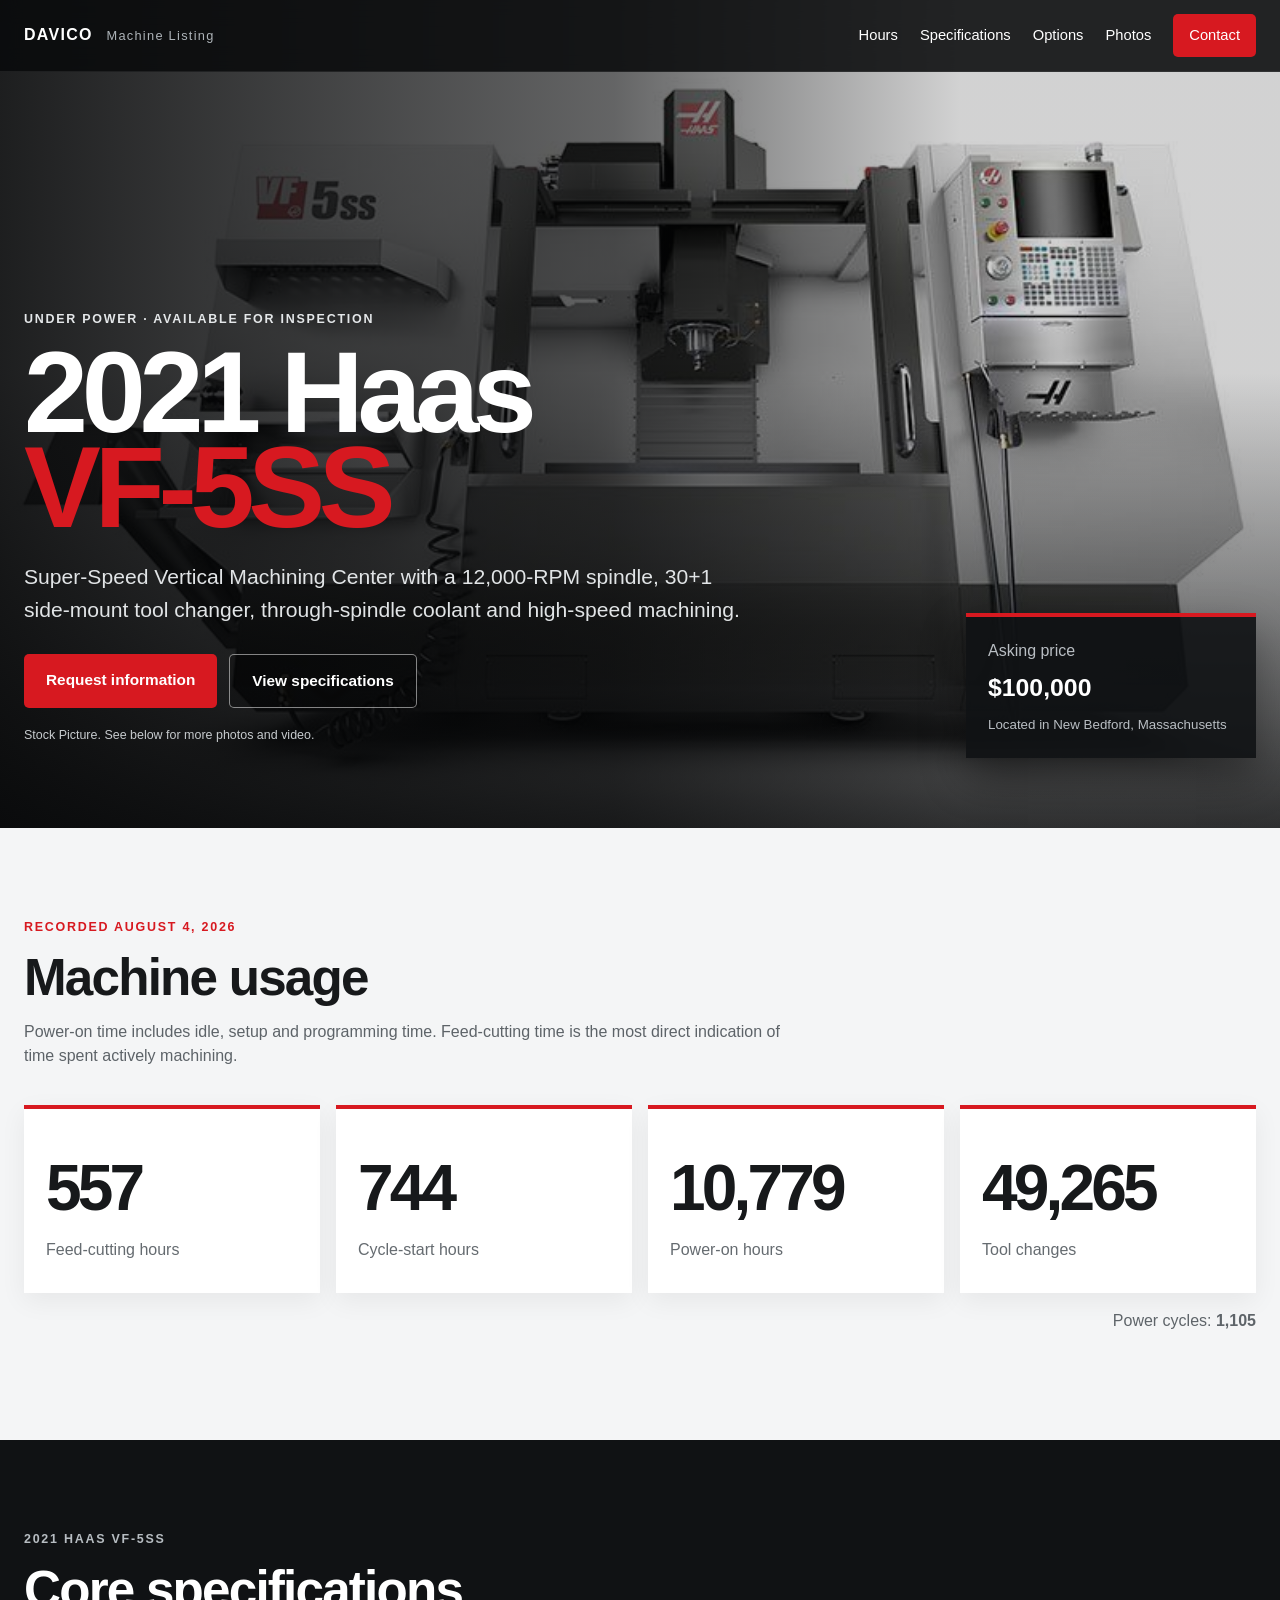
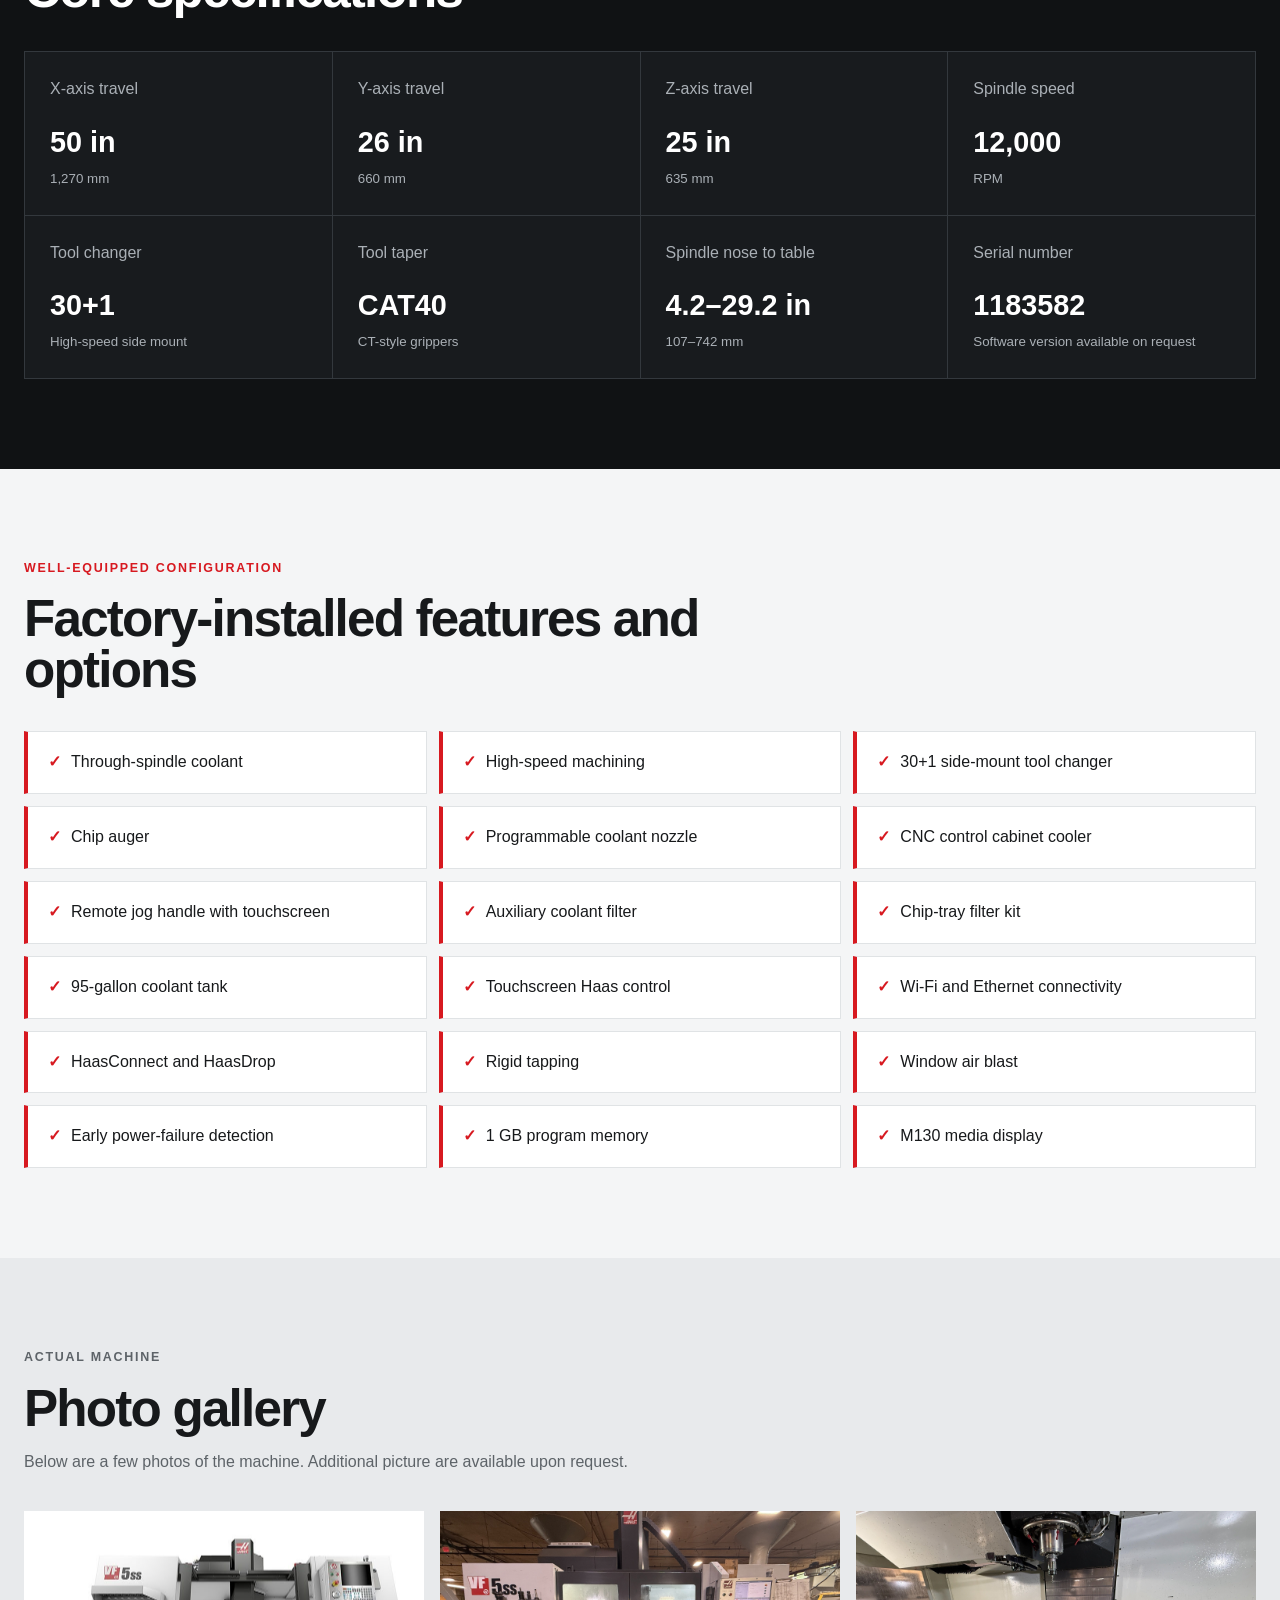
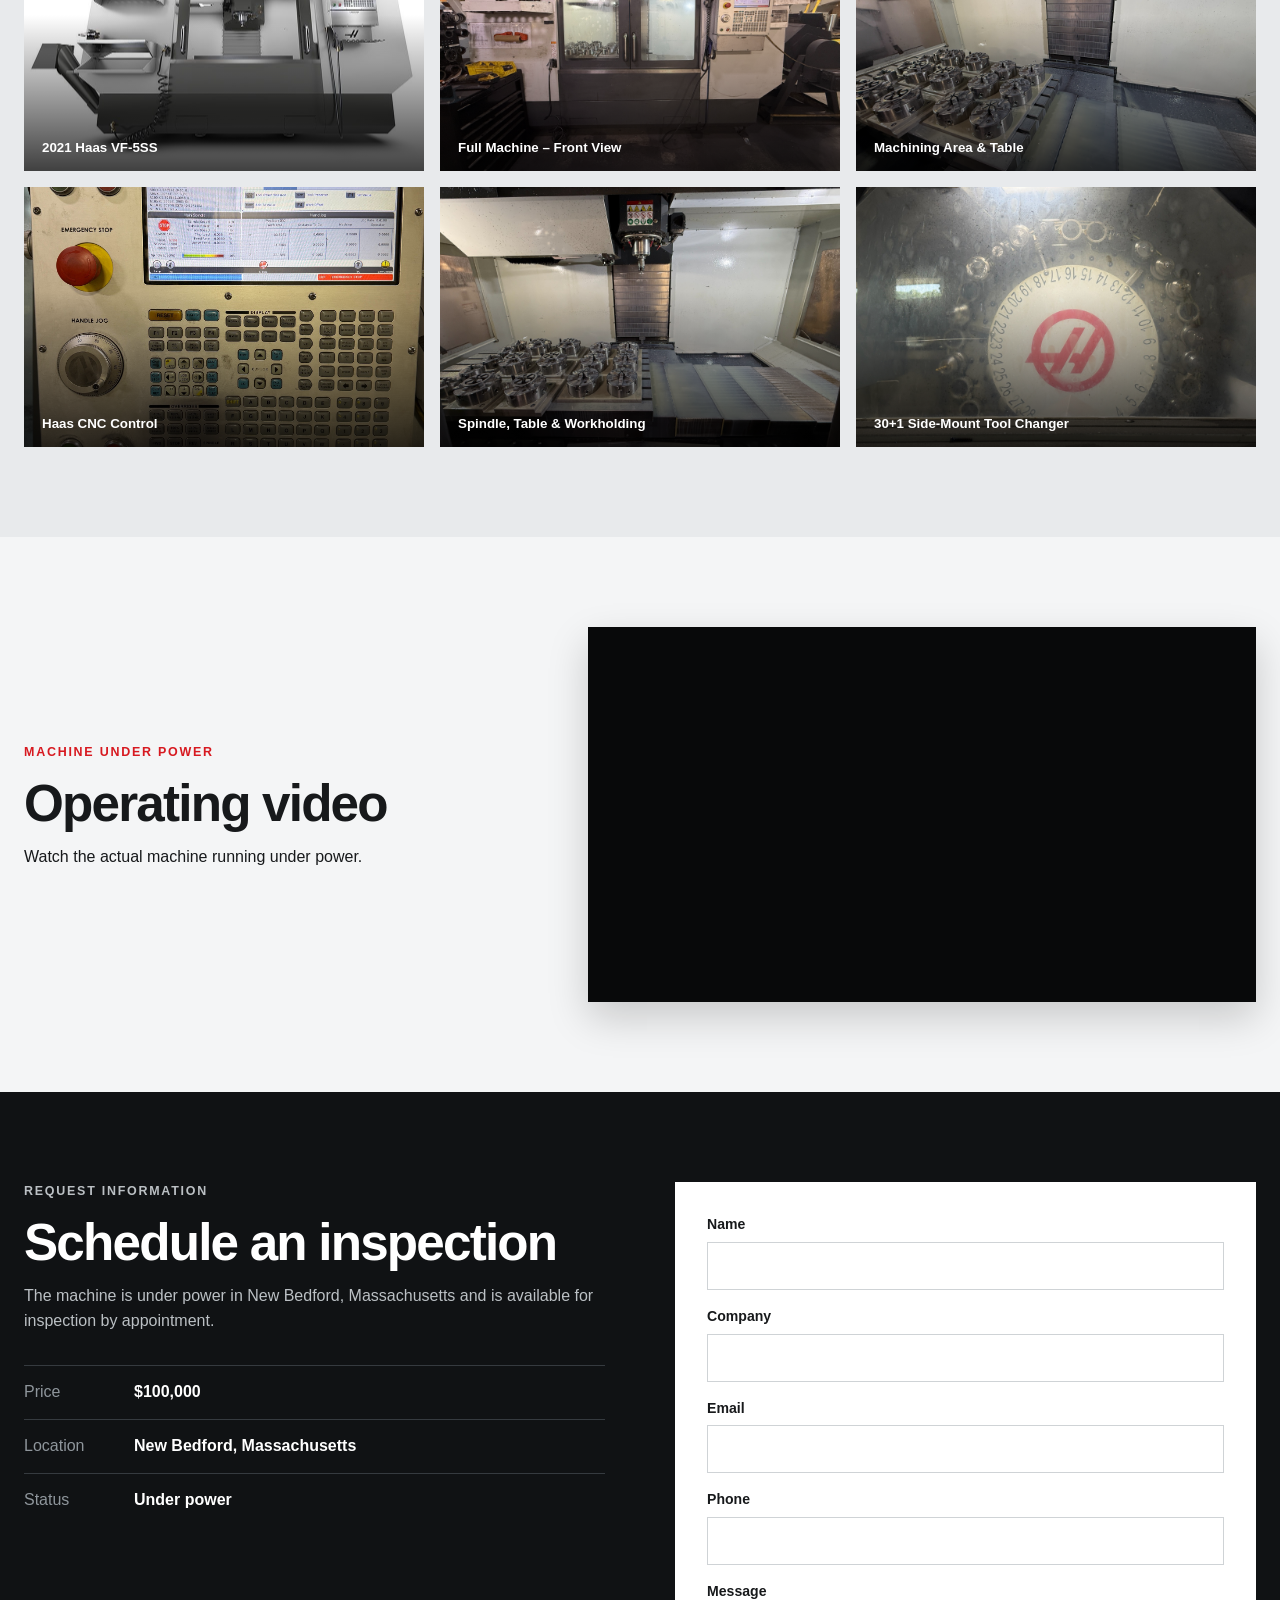
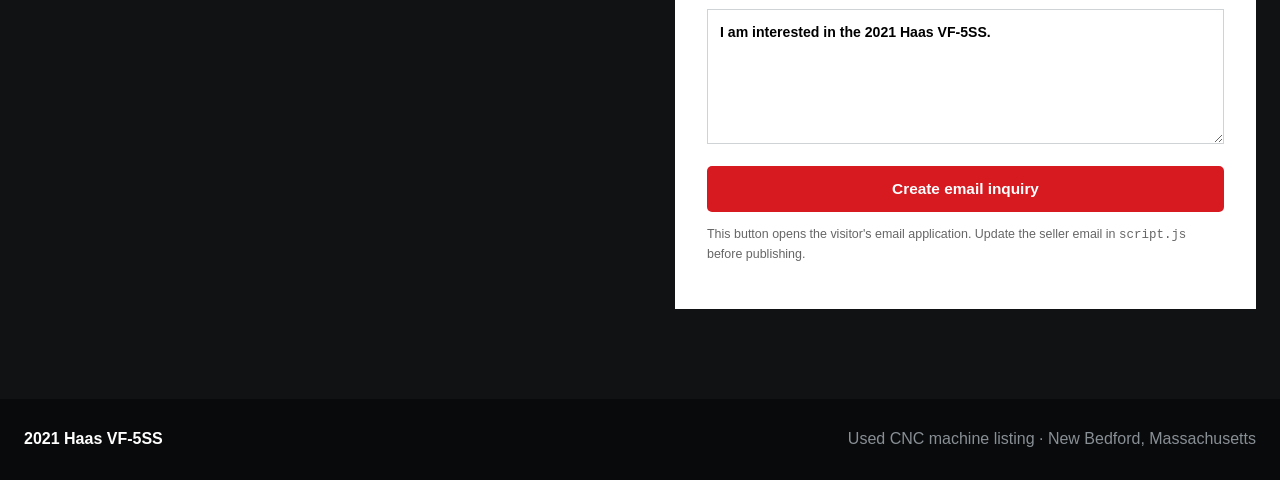
<file: index.html>
<!doctype html>
<html lang="en">
<head>
  <meta charset="utf-8">
  <meta name="viewport" content="width=device-width,initial-scale=1">
  <title>2021 Haas VF-5SS for Sale | New Bedford, MA</title>
  <meta name="description" content="2021 Haas VF-5SS Super-Speed Vertical Machining Center for sale. 565 feed-cutting hours, 12,000 RPM spindle, 30+1 tool changer and through-spindle coolant.">
  <meta property="og:title" content="2021 Haas VF-5SS for Sale">
  <meta property="og:description" content="Well-equipped Haas VF-5SS under power and available for inspection in New Bedford, Massachusetts.">
  <meta property="og:image" content="images/hero.jpg">
  <meta name="theme-color" content="#101214">
  <link rel="stylesheet" href="style.css">
</head>
<body>
  <header class="site-header">
    <a class="brand" href="#top">DAVICO <span>Machine Listing</span></a>
    <nav aria-label="Primary navigation">
      <a href="#highlights">Hours</a>
      <a href="#specifications">Specifications</a>
      <a href="#options">Options</a>
      <a href="#gallery">Photos</a>
      <a class="nav-cta" href="#contact">Contact</a>
    </nav>
  </header>

  <main id="top">
    <section class="hero">
      <div class="hero-shade"></div>
      <div class="hero-content">
        <p class="eyebrow">Under power · Available for inspection</p>
        <h1>2021 Haas<br><span>VF-5SS</span></h1>
        <p class="hero-copy">Super-Speed Vertical Machining Center with a 12,000-RPM spindle, 30+1 side-mount tool changer, through-spindle coolant and high-speed machining.</p>
        <div class="hero-actions">
          <a class="button primary" href="#contact">Request information</a>
          <a class="button ghost" href="#specifications">View specifications</a>
        </div>
        <p class="photo-disclaimer">Stock Picture. See below for more photos and video.</p>
      </div>
      <div class="price-card">
        <span>Asking price</span>
        <strong>$100,000</strong>
        <small>Located in New Bedford, Massachusetts</small>
      </div>
    </section>

    <section class="section intro" id="highlights">
      <div class="section-heading">
        <p class="eyebrow red">Recorded August 4, 2026</p>
        <h2>Machine usage</h2>
        <p>Power-on time includes idle, setup and programming time. Feed-cutting time is the most direct indication of time spent actively machining.</p>
      </div>
      <div class="stats">
        <article><strong class="counter" data-target="565">0</strong><span>Feed-cutting hours</span></article>
        <article><strong class="counter" data-target="754">0</strong><span>Cycle-start hours</span></article>
        <article><strong class="counter" data-target="10924">0</strong><span>Power-on hours</span></article>
        <article><strong class="counter" data-target="49926">0</strong><span>Tool changes</span></article>
      </div>
      <p class="minor-stat">Power cycles: <strong>1,105</strong></p>
    </section>

    <section class="section dark-section" id="specifications">
      <div class="section-heading">
        <p class="eyebrow">2021 Haas VF-5SS</p>
        <h2>Core specifications</h2>
      </div>
      <div class="spec-grid">
        <article><span>X-axis travel</span><strong>50 in</strong><small>1,270 mm</small></article>
        <article><span>Y-axis travel</span><strong>26 in</strong><small>660 mm</small></article>
        <article><span>Z-axis travel</span><strong>25 in</strong><small>635 mm</small></article>
        <article><span>Spindle speed</span><strong>12,000</strong><small>RPM</small></article>
        <article><span>Tool changer</span><strong>30+1</strong><small>High-speed side mount</small></article>
        <article><span>Tool taper</span><strong>CAT40</strong><small>CT-style grippers</small></article>
        <article><span>Spindle nose to table</span><strong>4.2–29.2 in</strong><small>107–742 mm</small></article>
        <article><span>Serial number</span><strong>1183582</strong><small>Software version available on request</small></article>
      </div>
    </section>

    <section class="section" id="options">
      <div class="section-heading">
        <p class="eyebrow red">Well-equipped configuration</p>
        <h2>Factory-installed features and options</h2>
      </div>
      <div class="options-grid">
        <div>Through-spindle coolant</div>
        <div>High-speed machining</div>
        <div>30+1 side-mount tool changer</div>
        <div>Chip auger</div>
        <div>Programmable coolant nozzle</div>
        <div>CNC control cabinet cooler</div>
        <div>Remote jog handle with touchscreen</div>
        <div>Auxiliary coolant filter</div>
        <div>Chip-tray filter kit</div>
        <div>95-gallon coolant tank</div>
        <div>Touchscreen Haas control</div>
        <div>Wi-Fi and Ethernet connectivity</div>
        <div>HaasConnect and HaasDrop</div>
        <div>Rigid tapping</div>
        <div>Window air blast</div>
        <div>Early power-failure detection</div>
        <div>1 GB program memory</div>
        <div>M130 media display</div>
      </div>
    </section>

    <section class="section gallery-section" id="gallery">
      <div class="section-heading">
        <p class="eyebrow">Actual machine</p>
        <h2>Photo gallery</h2>
        <p>Below are a few photos of the machine. Additional picture are available upon request.</p>
      </div>
     <div class="gallery">

  <button class="gallery-item"
          data-full="images/hero.jpg"
          aria-label="Open main machine photograph">
    <img src="images/hero.jpg"
         alt="2021 Haas VF-5SS vertical machining center">
    <span>2021 Haas VF-5SS</span>
  </button>

  <button class="gallery-item"
          data-full="images/machine-02.jpg"
          aria-label="Open front machine photograph">
    <img src="images/machine-02.jpg"
         alt="Front view of 2021 Haas VF-5SS">
    <span>Full Machine – Front View</span>
  </button>

  <button class="gallery-item"
          data-full="images/machine-03.jpg"
          aria-label="Open machine interior photograph">
    <img src="images/machine-03.jpg"
         alt="Haas VF-5SS machining area, table and spindle">
    <span>Machining Area &amp; Table</span>
  </button>

  <button class="gallery-item"
          data-full="images/machine-04.jpg"
          aria-label="Open Haas control photograph">
    <img src="images/machine-04.jpg"
         alt="Haas VF-5SS CNC control">
    <span>Haas CNC Control</span>
  </button>

  <button class="gallery-item"
          data-full="images/machine-05.jpg"
          aria-label="Open spindle and table photograph">
    <img src="images/machine-05.jpg"
         alt="Haas VF-5SS spindle, table and workholding">
    <span>Spindle, Table &amp; Workholding</span>
  </button>

  <button class="gallery-item"
          data-full="images/machine-06.jpg"
          aria-label="Open tool changer photograph">
    <img src="images/machine-06.jpg"
         alt="Haas VF-5SS 30+1 side-mount tool changer">
    <span>30+1 Side-Mount Tool Changer</span>
  </button>

</div>
    </section>

    <section class="section video-section">
      <div>
        <p class="eyebrow red">Machine under power</p>
        <h2>Operating video</h2>
        <p>Watch the actual machine running under power.</p>
      </div>
      <div class="video-embed">
        <iframe src="https://www.youtube.com/embed/l6yU3ctV4Po" title="2021 Haas VF-5SS machine running" loading="lazy" allow="accelerometer; autoplay; clipboard-write; encrypted-media; gyroscope; picture-in-picture; web-share" allowfullscreen></iframe>
      </div>
    </section>

    <section class="section contact-section" id="contact">
      <div class="contact-copy">
        <p class="eyebrow">Request information</p>
        <h2>Schedule an inspection</h2>
        <p>The machine is under power in New Bedford, Massachusetts and is available for inspection by appointment.</p>
        <dl>
          <div><dt>Price</dt><dd>$100,000</dd></div>
          <div><dt>Location</dt><dd>New Bedford, Massachusetts</dd></div>
          <div><dt>Status</dt><dd>Under power</dd></div>
        </dl>
      </div>
      <form id="inquiryForm">
        <label>Name<input name="name" required></label>
        <label>Company<input name="company"></label>
        <label>Email<input type="email" name="email" required></label>
        <label>Phone<input type="tel" name="phone"></label>
        <label>Message<textarea name="message" rows="5">I am interested in the 2021 Haas VF-5SS.</textarea></label>
        <button class="button primary" type="submit">Create email inquiry</button>
        <p class="form-note">This button opens the visitor's email application. Update the seller email in <code>script.js</code> before publishing.</p>
      </form>
    </section>
  </main>

  <footer>
    <strong>2021 Haas VF-5SS</strong>
    <span>Used CNC machine listing · New Bedford, Massachusetts</span>
  </footer>

  <div class="lightbox" id="lightbox" aria-hidden="true">
    <button aria-label="Close image">×</button>
    <img alt="Expanded machine photograph">
  </div>

  <script src="script.js"></script>
</body>
</html>
</file>
<file: style.css>
:root{--red:#d71920;--red2:#a90f15;--ink:#101214;--panel:#181b1e;--panel2:#22262a;--paper:#f4f5f6;--muted:#aab0b6;--line:#33383d}
*{box-sizing:border-box}html{scroll-behavior:smooth}body{margin:0;font-family:Inter,Arial,Helvetica,sans-serif;background:var(--paper);color:#17191b;line-height:1.55}a{color:inherit}
.site-header{position:fixed;z-index:20;top:0;left:0;right:0;height:72px;display:flex;align-items:center;justify-content:space-between;padding:0 max(24px,calc((100vw - 1240px)/2));background:rgba(10,11,12,.88);backdrop-filter:blur(12px);color:#fff;border-bottom:1px solid rgba(255,255,255,.08)}
.brand{text-decoration:none;font-weight:900;letter-spacing:.08em}.brand span{font-weight:400;color:#aeb4b9;font-size:.8rem;margin-left:8px}.site-header nav{display:flex;align-items:center;gap:22px}.site-header nav a{text-decoration:none;font-size:.92rem}.nav-cta{background:var(--red);padding:10px 16px;border-radius:5px}
.hero{min-height:92vh;position:relative;display:flex;align-items:flex-end;background:url("images/hero.jpg") center/cover no-repeat;color:#fff;padding:130px max(24px,calc((100vw - 1240px)/2)) 70px}.hero-shade{position:absolute;inset:0;background:linear-gradient(90deg,rgba(5,6,7,.9) 0%,rgba(5,6,7,.62) 48%,rgba(5,6,7,.18) 75%),linear-gradient(0deg,rgba(5,6,7,.8),transparent 55%)}.hero-content{position:relative;z-index:1;max-width:760px}.eyebrow{text-transform:uppercase;letter-spacing:.14em;font-weight:800;font-size:.78rem;margin:0 0 15px;color:#e4e7e9}.eyebrow.red{color:var(--red)}h1{font-size:clamp(3.6rem,9vw,7.8rem);line-height:.83;letter-spacing:-.055em;margin:0 0 25px}h1 span{color:var(--red)}.hero-copy{font-size:clamp(1.05rem,2vw,1.32rem);max-width:720px;color:#e1e4e6}.hero-actions{display:flex;gap:12px;flex-wrap:wrap;margin-top:28px}.button{appearance:none;border:0;border-radius:5px;padding:14px 22px;font-weight:800;text-decoration:none;cursor:pointer;font-size:.96rem}.primary{background:var(--red);color:#fff}.primary:hover{background:var(--red2)}.ghost{border:1px solid rgba(255,255,255,.5);color:#fff;background:rgba(0,0,0,.2)}.photo-disclaimer{font-size:.78rem;color:#c7cbce;margin-top:18px}.price-card{position:absolute;z-index:2;right:max(24px,calc((100vw - 1240px)/2));bottom:70px;width:290px;background:rgba(16,18,20,.91);border-top:4px solid var(--red);padding:22px;box-shadow:0 18px 40px rgba(0,0,0,.35)}.price-card span,.price-card small{display:block;color:#b9bec3}.price-card strong{display:block;font-size:1.55rem;margin:5px 0 8px}
.section{padding:90px max(24px,calc((100vw - 1240px)/2))}.section-heading{max-width:780px;margin-bottom:36px}.section-heading h2,.contact-copy h2,.video-section h2{font-size:clamp(2.1rem,4vw,3.7rem);line-height:1;margin:0 0 16px;letter-spacing:-.035em}.section-heading p{color:#5d6368}.stats{display:grid;grid-template-columns:repeat(4,1fr);gap:16px}.stats article{background:#fff;padding:30px 22px;border-top:4px solid var(--red);box-shadow:0 8px 25px rgba(0,0,0,.06)}.stats strong{font-size:clamp(2.3rem,5vw,4.3rem);display:block;letter-spacing:-.06em}.stats span{color:#656b70}.minor-stat{text-align:right;color:#5e6469}.dark-section{background:var(--ink);color:#fff}.dark-section .section-heading p{color:#b7bdc2}.spec-grid{display:grid;grid-template-columns:repeat(4,1fr);gap:1px;background:var(--line);border:1px solid var(--line)}.spec-grid article{background:var(--panel);padding:25px;min-height:150px}.spec-grid span,.spec-grid small{display:block;color:#aab0b6}.spec-grid strong{display:block;font-size:1.8rem;margin:18px 0 4px}.options-grid{display:grid;grid-template-columns:repeat(3,1fr);gap:12px}.options-grid div{background:#fff;padding:18px 20px;border:1px solid #e0e3e5;border-left:4px solid var(--red)}.options-grid div:before{content:"✓";font-weight:900;color:var(--red);margin-right:10px}.gallery-section{background:#e8eaec}.gallery{display:grid;grid-template-columns:repeat(3,1fr);gap:16px}.gallery-item,.photo-placeholder{border:0;min-height:260px;background:#1b1e21;color:#fff;padding:0;position:relative;overflow:hidden;text-align:left}.gallery-item{cursor:pointer}.gallery-item img{width:100%;height:100%;object-fit:cover;position:absolute;inset:0;transition:transform .35s}.gallery-item:hover img{transform:scale(1.04)}.gallery-item:after{content:"";position:absolute;inset:0;background:linear-gradient(0deg,rgba(0,0,0,.75),transparent 60%)}.gallery-item span{position:absolute;z-index:2;left:18px;bottom:16px;font-weight:800}.photo-placeholder{display:flex;flex-direction:column;justify-content:flex-end;padding:20px;background:linear-gradient(135deg,#262a2e,#111315)}.photo-placeholder span{color:#899097}.video-section{display:grid;grid-template-columns:1fr 1.3fr;gap:50px;align-items:center}.video-placeholder{aspect-ratio:16/9;background:linear-gradient(135deg,#1c1f22,#08090a);display:grid;place-items:center;color:#fff;text-align:center}.video-placeholder .play{display:block;font-size:3rem;color:var(--red);margin-bottom:8px}.contact-section{background:var(--ink);color:#fff;display:grid;grid-template-columns:1fr 1fr;gap:70px}.contact-copy p{color:#bbc0c4}.contact-copy dl{margin-top:32px}.contact-copy dl div{border-top:1px solid #353a3f;padding:14px 0;display:grid;grid-template-columns:110px 1fr}.contact-copy dt{color:#8f969c}.contact-copy dd{margin:0;font-weight:700}form{background:#fff;color:#17191b;padding:32px}label{display:block;font-weight:700;font-size:.88rem;margin-bottom:16px}input,textarea{width:100%;margin-top:6px;border:1px solid #cfd3d6;padding:12px;font:inherit}textarea{resize:vertical}form .button{width:100%}.form-note{font-size:.78rem;color:#666}footer{background:#090a0b;color:#fff;padding:28px max(24px,calc((100vw - 1240px)/2));display:flex;justify-content:space-between}footer span{color:#888f95}.lightbox{position:fixed;z-index:99;inset:0;background:rgba(0,0,0,.93);display:none;align-items:center;justify-content:center;padding:40px}.lightbox.open{display:flex}.lightbox img{max-width:95vw;max-height:88vh}.lightbox button{position:absolute;right:25px;top:18px;background:none;border:0;color:#fff;font-size:3rem;cursor:pointer}
@media(max-width:900px){.site-header nav a:not(.nav-cta){display:none}.price-card{position:relative;right:auto;bottom:auto;margin-top:30px}.hero{display:block;padding-top:180px}.stats,.spec-grid{grid-template-columns:repeat(2,1fr)}.options-grid,.gallery{grid-template-columns:repeat(2,1fr)}.video-section,.contact-section{grid-template-columns:1fr}.hero-shade{background:linear-gradient(0deg,rgba(5,6,7,.93),rgba(5,6,7,.25))}}
@media(max-width:560px){.brand span{display:none}.stats,.spec-grid,.options-grid,.gallery{grid-template-columns:1fr}.section{padding-top:65px;padding-bottom:65px}.hero{min-height:auto}.hero-actions .button{width:100%;text-align:center}footer{display:block}footer span{display:block;margin-top:5px}}

.video-embed{position:relative;width:100%;aspect-ratio:16/9;background:#08090a;overflow:hidden;box-shadow:0 16px 38px rgba(0,0,0,.18)}
.video-embed iframe{position:absolute;inset:0;width:100%;height:100%;border:0}
</file>
